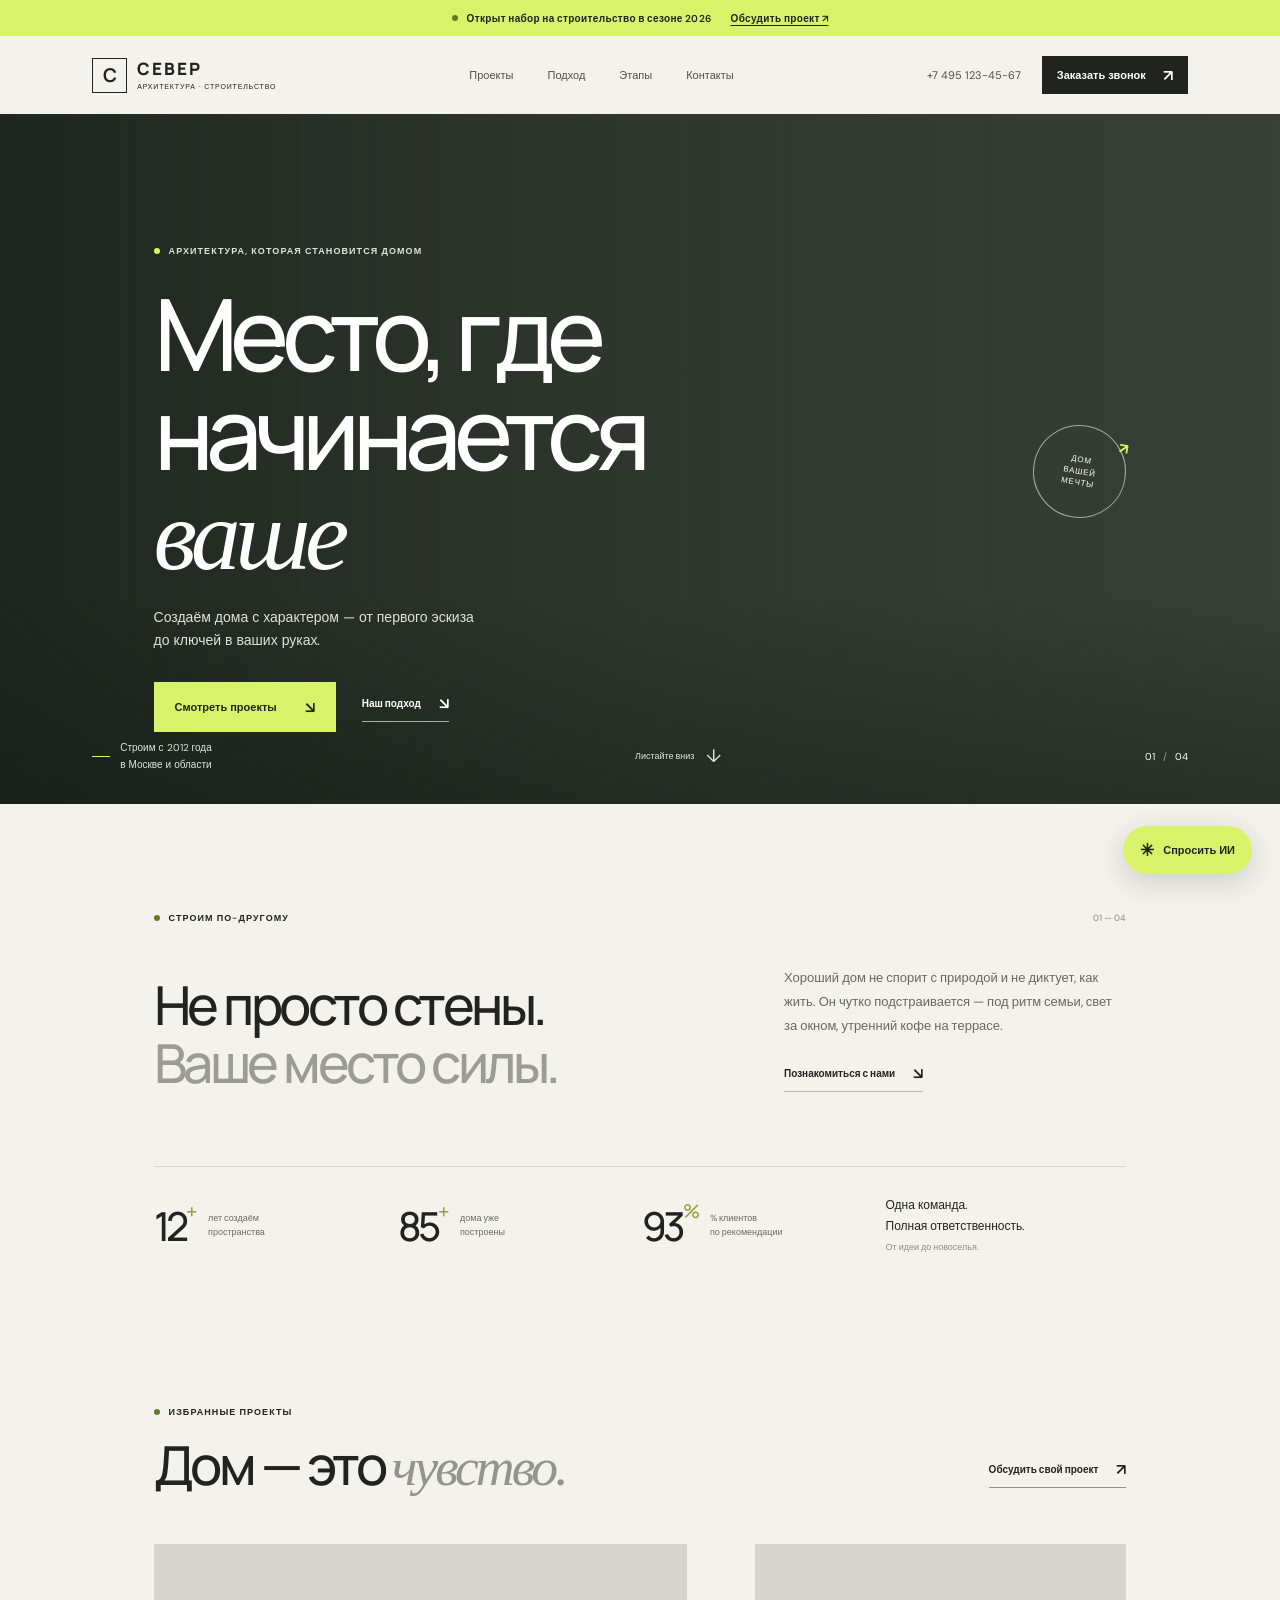
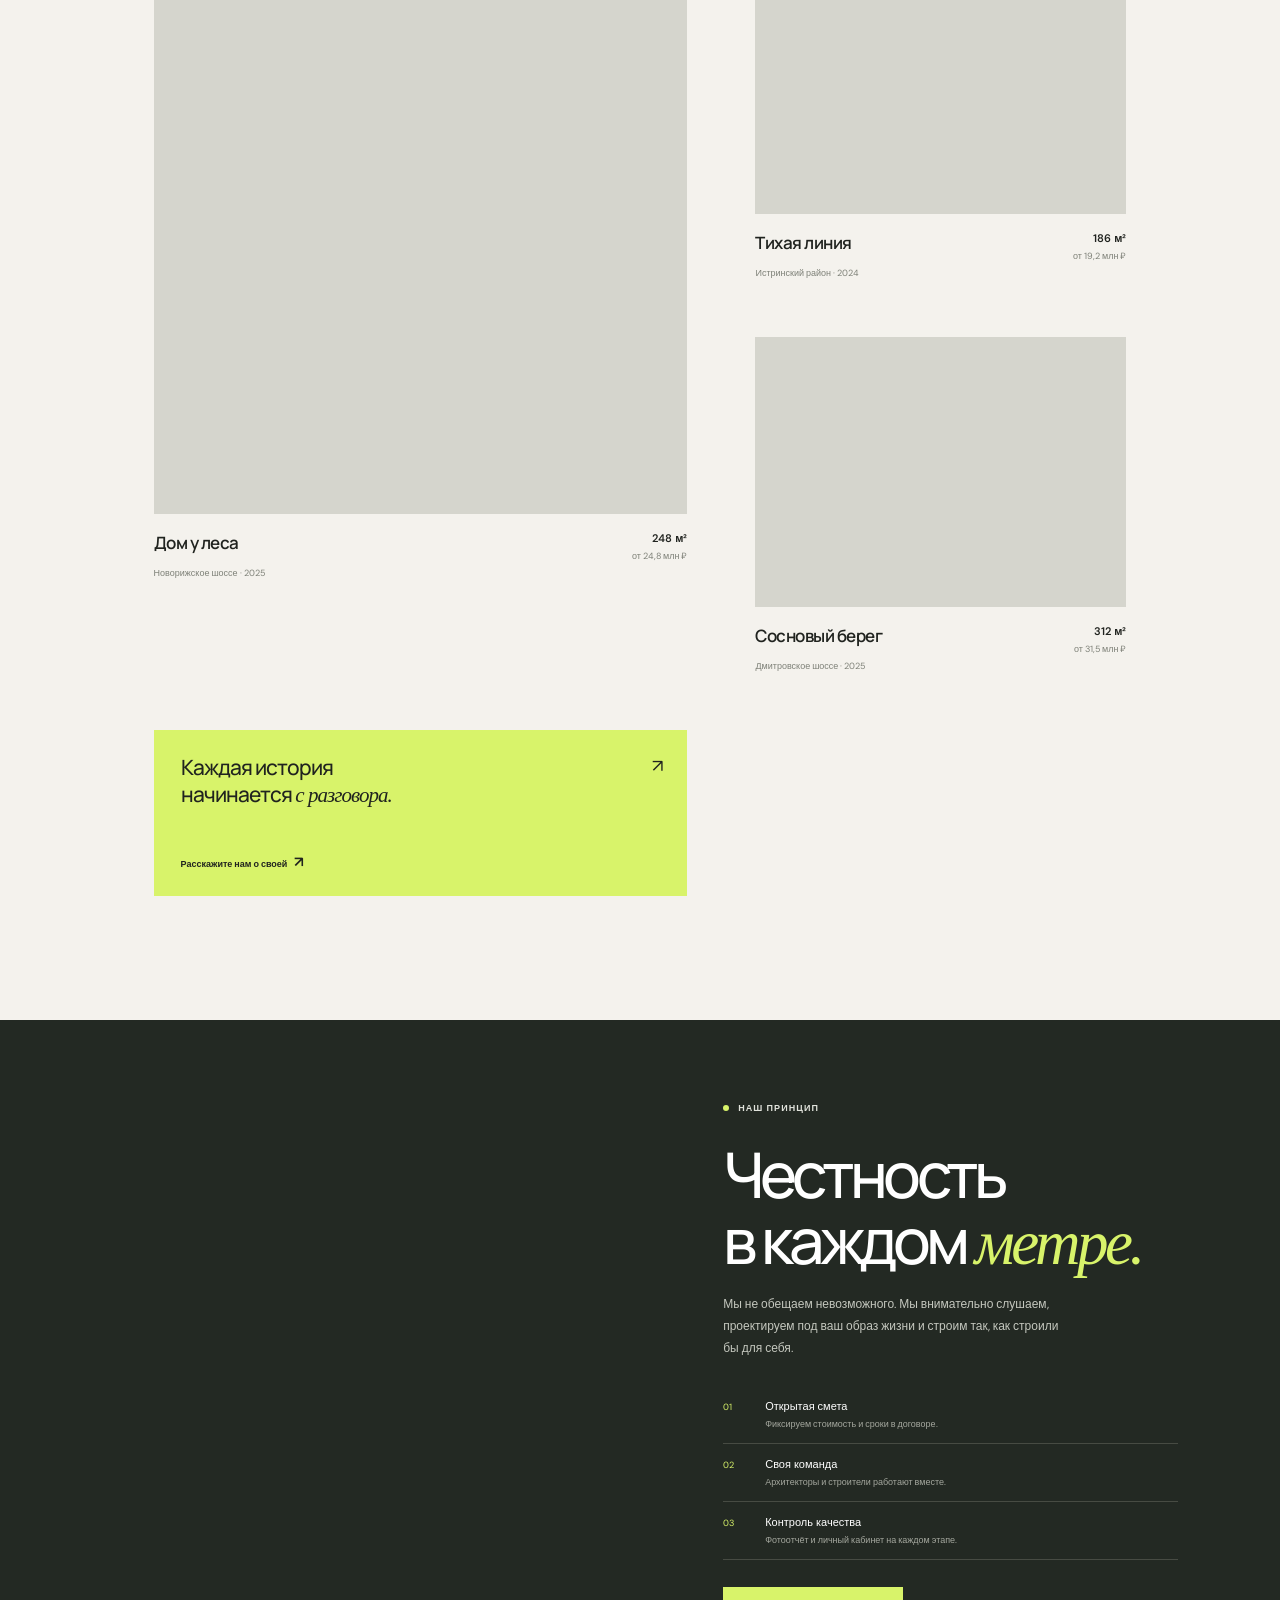
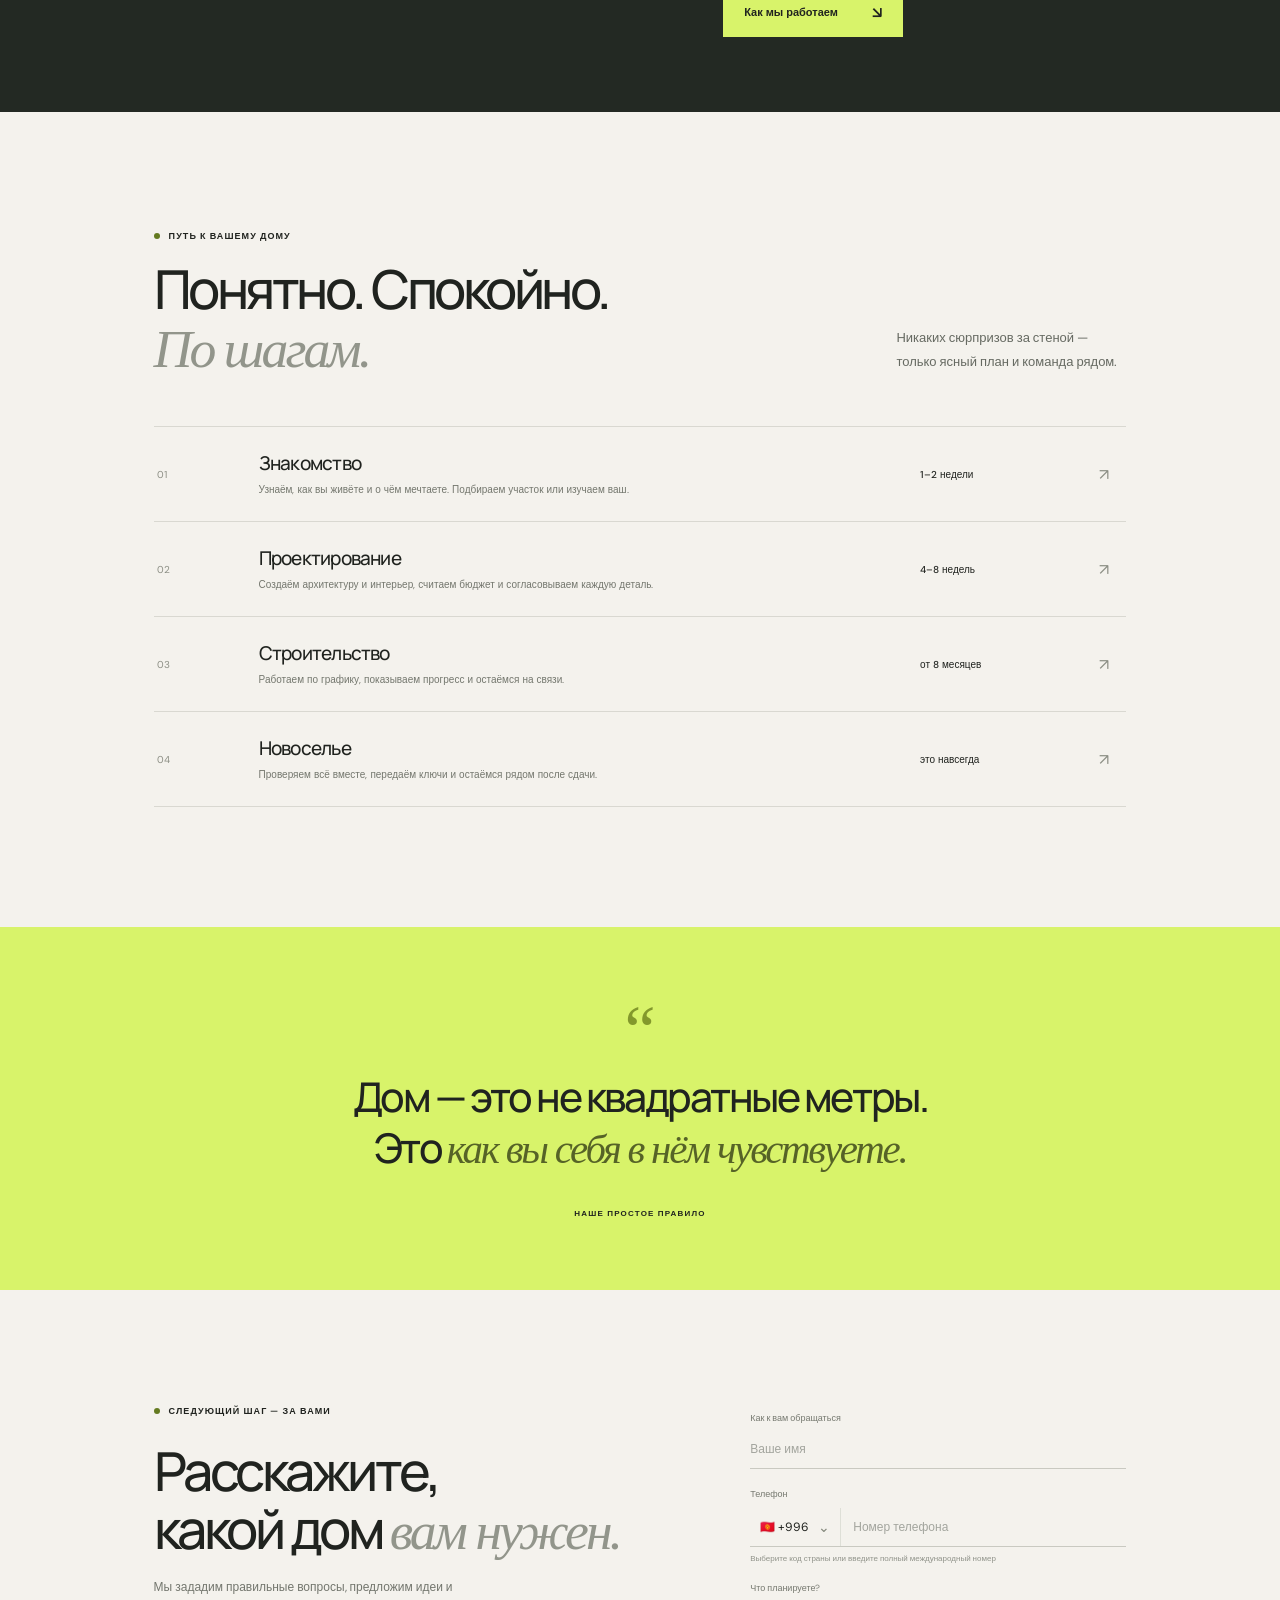
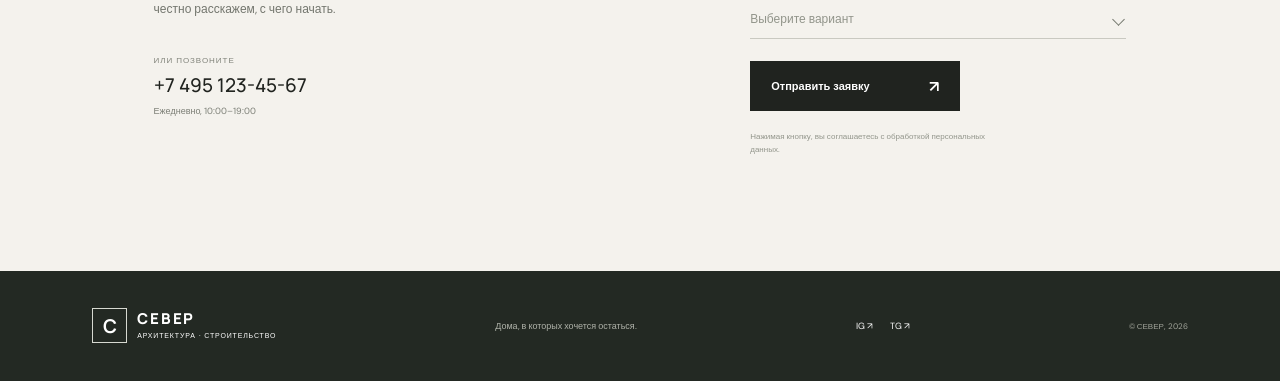
<file: index.html>
<!DOCTYPE html>
<html lang="ru">
<head>
  <meta charset="UTF-8">
  <meta name="viewport" content="width=device-width, initial-scale=1.0">
  <meta name="theme-color" content="#f4f2ed">
  <meta name="description" content="СЕВЕР — проектируем и строим дома, в которых хочется жить. Архитектура, строительство и интерьер под ключ.">
  <title>СЕВЕР — архитектура и строительство</title>
  <link rel="preconnect" href="https://fonts.googleapis.com">
  <link rel="preconnect" href="https://fonts.gstatic.com" crossorigin>
  <link href="https://fonts.googleapis.com/css2?family=DM+Sans:wght@400;500;600;700&family=Manrope:wght@400;500;600;700;800&display=swap" rel="stylesheet">
  <link rel="stylesheet" href="style.css">
  <script src="main.js" defer></script>
</head>
<body>
  <div class="announcement"><span class="announcement-dot"></span> Открыт набор на строительство в сезоне 2026 <a href="#contact">Обсудить проект <span>↗</span></a></div>
  <header class="header" id="top">
    <a class="brand" href="#top" aria-label="СЕВЕР — на главную"><span class="brand-mark">С</span><span class="brand-name">СЕВЕР<small>АРХИТЕКТУРА · СТРОИТЕЛЬСТВО</small></span></a>
    <nav class="nav" id="navigation">
      <a href="#projects">Проекты</a><a href="#approach">Подход</a><a href="#process">Этапы</a><a href="#contact">Контакты</a>
    </nav>
    <div class="header-actions"><a class="phone" href="tel:+74951234567">+7 495 123-45-67</a><a href="#contact" class="button button-dark button-small">Заказать звонок <span>↗</span></a></div>
    <button class="menu-toggle" aria-label="Открыть меню" aria-expanded="false"><span></span><span></span></button>
  </header>

  <main>
    <section class="hero">
      <div class="hero-image"></div><div class="hero-shade"></div>
      <div class="hero-content">
        <div class="eyebrow eyebrow-light"><span></span> Архитектура, которая становится домом</div>
        <h1>Место, где<br>начинается <em>ваше</em></h1>
        <p>Создаём дома с характером — от первого эскиза до ключей в ваших руках.</p>
        <div class="hero-buttons"><a class="button button-lime" href="#projects">Смотреть проекты <span>↘</span></a><a class="text-link light-link" href="#approach">Наш подход <span>↘</span></a></div>
      </div>
      <div class="hero-bottom"><div class="hero-note"><span class="note-line"></span> Строим с 2012 года<br>в Москве и области</div><a class="scroll-cue" href="#intro"><span>Листайте вниз</span><b>↓</b></a><div class="hero-index">01 <span>/</span> 04</div></div>
      <div class="hero-stamp"><span>ДОМ<br>ВАШЕЙ<br>МЕЧТЫ</span><b>↗</b></div>
    </section>

    <section class="intro section-pad" id="intro">
      <div class="intro-kicker"><span class="eyebrow"><span></span> Строим по-другому</span><span class="muted">01 — 04</span></div>
      <div class="intro-grid"><h2>Не просто стены.<br><span>Ваше место силы.</span></h2><div class="intro-copy"><p>Хороший дом не спорит с природой и не диктует, как жить. Он чутко подстраивается — под ритм семьи, свет за окном, утренний кофе на террасе.</p><a class="text-link" href="#approach">Познакомиться с нами <span>↘</span></a></div></div>
      <div class="stats"><div><strong data-count="12">0</strong><span>лет создаём<br>пространства</span></div><div><strong data-count="86">0</strong><span>дома уже<br>построены</span></div><div><strong data-count="94">0</strong><span>% клиентов<br>по рекомендации</span></div><div class="stats-note">Одна команда.<br>Полная ответственность.<br><span>От идеи до новоселья.</span></div></div>
    </section>

    <section class="projects section-pad" id="projects">
      <div class="section-heading"><div><span class="eyebrow"><span></span> Избранные проекты</span><h2>Дом — это <em>чувство.</em></h2></div><a class="text-link desktop-link" href="#contact">Обсудить свой проект <span>↗</span></a></div>
      <div class="project-grid">
        <article class="project-card project-large"><a href="#contact" class="project-image image-one" aria-label="Обсудить проект Дом у леса"><span class="project-open">↗</span></a><div class="project-info"><div><h3>Дом у леса</h3><span>Новорижское шоссе · 2025</span></div><div class="project-meta"><b>248 м²</b><span>от 24,8 млн ₽</span></div></div></article>
        <article class="project-card project-small"><a href="#contact" class="project-image image-two" aria-label="Обсудить проект Тихая линия"><span class="project-open">↗</span></a><div class="project-info"><div><h3>Тихая линия</h3><span>Истринский район · 2024</span></div><div class="project-meta"><b>186 м²</b><span>от 19,2 млн ₽</span></div></div></article>
        <article class="project-card project-small"><a href="#contact" class="project-image image-three" aria-label="Обсудить проект Сосновый берег"><span class="project-open">↗</span></a><div class="project-info"><div><h3>Сосновый берег</h3><span>Дмитровское шоссе · 2025</span></div><div class="project-meta"><b>312 м²</b><span>от 31,5 млн ₽</span></div></div></article>
        <a class="project-cta" href="#contact"><span class="cta-arrow">↗</span><span>Каждая история<br>начинается <em>с разговора.</em></span><b>Расскажите нам о своей <span>↗</span></b></a>
      </div>
    </section>

    <section class="approach" id="approach">
      <div class="approach-photo"></div><div class="approach-content"><span class="eyebrow eyebrow-light"><span></span> Наш принцип</span><h2>Честность<br>в каждом <em>метре.</em></h2><p>Мы не обещаем невозможного. Мы внимательно слушаем, проектируем под ваш образ жизни и строим так, как строили бы для себя.</p><div class="approach-points"><div><span>01</span><b>Открытая смета</b><small>Фиксируем стоимость и сроки в договоре.</small></div><div><span>02</span><b>Своя команда</b><small>Архитекторы и строители работают вместе.</small></div><div><span>03</span><b>Контроль качества</b><small>Фотоотчёт и личный кабинет на каждом этапе.</small></div></div><a class="button button-lime" href="#process">Как мы работаем <span>↘</span></a></div>
    </section>

    <section class="process section-pad" id="process">
      <div class="section-heading"><div><span class="eyebrow"><span></span> Путь к вашему дому</span><h2>Понятно. Спокойно.<br><em>По шагам.</em></h2></div><p>Никаких сюрпризов за стеной — только ясный план и команда рядом.</p></div>
      <div class="process-list"><article><span>01</span><div><h3>Знакомство</h3><p>Узнаём, как вы живёте и о чём мечтаете. Подбираем участок или изучаем ваш.</p></div><b>1–2 недели</b><i>↗</i></article><article><span>02</span><div><h3>Проектирование</h3><p>Создаём архитектуру и интерьер, считаем бюджет и согласовываем каждую деталь.</p></div><b>4–8 недель</b><i>↗</i></article><article><span>03</span><div><h3>Строительство</h3><p>Работаем по графику, показываем прогресс и остаёмся на связи.</p></div><b>от 8 месяцев</b><i>↗</i></article><article><span>04</span><div><h3>Новоселье</h3><p>Проверяем всё вместе, передаём ключи и остаёмся рядом после сдачи.</p></div><b>это навсегда</b><i>↗</i></article></div>
    </section>

    <section class="quote-band"><div class="quote-mark">“</div><blockquote>Дом — это не квадратные метры.<br>Это <em>как вы себя в нём чувствуете.</em></blockquote><span>НАШЕ ПРОСТОЕ ПРАВИЛО</span></section>

    <section class="contact section-pad" id="contact">
      <div class="contact-copy"><span class="eyebrow"><span></span> Следующий шаг — за вами</span><h2>Расскажите,<br>какой дом <em>вам нужен.</em></h2><p>Мы зададим правильные вопросы, предложим идеи и честно расскажем, с чего начать.</p><div class="contact-detail"><span>ИЛИ ПОЗВОНИТЕ</span><a href="tel:+74951234567">+7 495 123-45-67</a><small>Ежедневно, 10:00–19:00</small></div></div>
      <form class="contact-form" id="contactForm"><label>Как к вам обращаться<input name="name" type="text" placeholder="Ваше имя" required minlength="2"></label><label>Телефон<input name="phone" type="tel" placeholder="+7 (___) ___-__-__" required></label><label>Что планируете?<select name="plan" required><option value="" disabled selected>Выберите вариант</option><option>Построить дом</option><option>Нужен проект</option><option>Подобрать участок</option><option>Пока изучаю варианты</option></select></label><button class="button button-dark" type="submit">Отправить заявку <span>↗</span></button><p class="form-note">Нажимая кнопку, вы соглашаетесь с обработкой персональных данных.</p><div class="form-success" role="status" aria-live="polite">Спасибо! Мы скоро свяжемся с вами.</div></form>
    </section>
  </main>

  <footer class="footer"><a class="brand brand-footer" href="#top"><span class="brand-mark">С</span><span class="brand-name">СЕВЕР<small>АРХИТЕКТУРА · СТРОИТЕЛЬСТВО</small></span></a><span>Дома, в которых хочется остаться.</span><div><a href="https://instagram.com" aria-label="Instagram">IG ↗</a><a href="https://t.me" aria-label="Telegram">TG ↗</a></div><small>© СЕВЕР, 2026</small></footer>
</body>
</html>
</file>
<file: style.css>
:root{--paper:#f4f2ed;--ink:#20231f;--muted:#85877f;--lime:#d8f36a;--line:#d9d8d1;--dark:#20231f;--font:'DM Sans',sans-serif;--display:'Manrope',sans-serif}*{box-sizing:border-box}html{scroll-behavior:smooth}body{margin:0;background:var(--paper);color:var(--ink);font-family:var(--font);-webkit-font-smoothing:antialiased}a{color:inherit;text-decoration:none}button,input,select{font:inherit}.announcement{height:36px;background:var(--lime);display:flex;align-items:center;justify-content:center;gap:9px;font-size:10px;font-weight:600;letter-spacing:.035em}.announcement-dot,.eyebrow>span{width:6px;height:6px;border-radius:50%;background:#647a20;display:inline-block}.announcement a{margin-left:10px;text-decoration:underline;text-underline-offset:3px}.header{height:78px;padding:0 7.2%;display:flex;align-items:center;justify-content:space-between;background:var(--paper);position:relative;z-index:5}.brand{display:flex;align-items:center;gap:10px}.brand-mark{width:35px;height:35px;border:1px solid var(--ink);display:grid;place-items:center;font-family:var(--display);font-weight:700;font-size:19px}.brand-name{font-family:var(--display);font-size:17px;font-weight:800;letter-spacing:.12em;line-height:1}.brand-name small{display:block;font:500 7px var(--font);letter-spacing:.12em;margin-top:5px}.nav,.header-actions{display:flex;align-items:center}.nav{gap:34px}.nav a,.phone{font-size:11px;color:#4e514b;transition:color .2s}.nav a:hover,.phone:hover{color:#829d2a}.header-actions{gap:21px}.button{min-height:50px;padding:0 21px;display:inline-flex;align-items:center;justify-content:space-between;gap:28px;border:0;cursor:pointer;font-size:11px;font-weight:600;transition:transform .2s,background .2s}.button:hover{transform:translateY(-2px)}.button span,.text-link span{font-size:16px}.button-small{min-height:38px;padding:0 15px;gap:17px}.button-dark{background:var(--dark);color:white}.button-dark:hover{background:#3a4033}.button-lime{background:var(--lime);color:var(--ink)}.button-lime:hover{background:#e3fb8b}.menu-toggle{display:none;background:none;border:0}.hero{height:min(690px,calc(100svh - 114px));min-height:560px;position:relative;color:#fff;overflow:hidden;background:#3a4238}.hero-image{position:absolute;inset:0;background:url('https://images.unsplash.com/photo-160059 마?auto=format&fit=crop&w=2200&q=88') center 53%/cover no-repeat;transform:scale(1.02);animation:heroIn 1.2s ease-out both}.hero-image{background-image:url('https://images.unsplash.com/photo-1600607687939-ce8a6c25118c?auto=format&fit=crop&w=2200&q=88')}@keyframes heroIn{from{transform:scale(1.08);opacity:.5}to{transform:scale(1.02);opacity:1}}.hero-shade{position:absolute;inset:0;background:linear-gradient(90deg,rgba(17,23,18,.63) 0%,rgba(17,23,18,.25) 51%,rgba(17,23,18,.05) 100%),linear-gradient(0deg,rgba(12,18,13,.34),transparent 30%)}.hero-content{position:absolute;left:12%;top:19%;max-width:650px}.eyebrow{font-size:9px;letter-spacing:.12em;text-transform:uppercase;font-weight:600;display:flex;align-items:center;gap:9px}.eyebrow-light{color:#e1e3dc}.eyebrow-light>span{background:var(--lime)}.hero h1{font:500 clamp(58px,7.8vw,104px)/.99 var(--display);letter-spacing:-.075em;margin:27px 0 20px}.hero h1 em,h2 em,blockquote em{font-family:Georgia,serif;font-weight:400;letter-spacing:-.055em}.hero-content>p{font-size:14px;line-height:1.7;max-width:335px;color:#e0e2db;margin:0 0 29px}.hero-buttons{display:flex;align-items:center;gap:26px}.text-link{font-size:10px;font-weight:600;display:inline-flex;align-items:center;gap:18px;padding-bottom:7px;border-bottom:1px solid #92938c}.light-link{border-color:#aeb0a7;color:white}.hero-bottom{position:absolute;bottom:31px;left:7.2%;right:7.2%;display:flex;align-items:end;justify-content:space-between}.hero-note{font-size:10px;line-height:1.7;color:#e2e3dd;position:relative;padding-left:28px}.note-line{position:absolute;width:18px;height:1px;background:var(--lime);left:0;top:7px}.scroll-cue{display:flex;gap:12px;align-items:center;font-size:9px;color:#e3e3de}.scroll-cue b{font-size:18px;font-weight:400}.hero-index{font-size:10px}.hero-index span{color:#a5a79e;padding:0 5px}.hero-stamp{position:absolute;right:12%;top:45%;width:93px;height:93px;border:1px solid rgba(255,255,255,.55);border-radius:50%;display:grid;place-items:center;text-align:center;font-size:8px;letter-spacing:.1em;line-height:1.45;transform:rotate(10deg)}.hero-stamp b{position:absolute;font-size:15px;right:0;top:6px;color:var(--lime)}.section-pad{padding:108px 12%}.intro-kicker{display:flex;justify-content:space-between;align-items:center}.muted{font-size:9px;color:var(--muted)}.intro-grid{display:grid;grid-template-columns:1.2fr .8fr;gap:12%;margin-top:42px;align-items:end}.intro h2,.section-heading h2,.contact h2{font:500 clamp(36px,4.2vw,56px)/1.08 var(--display);letter-spacing:-.065em;margin:0}.intro h2 span{color:#9b9d94}.intro-copy{max-width:370px}.intro-copy p,.section-heading>p{font-size:13px;line-height:1.85;color:#666a62;margin:0 0 23px}.intro-copy .text-link{border-color:#b5b6ae}.stats{margin-top:74px;padding-top:28px;border-top:1px solid var(--line);display:grid;grid-template-columns:repeat(3,1fr) 1.1fr;gap:25px}.stats>div:not(.stats-note){display:flex;align-items:center;gap:13px}.stats strong{font:500 40px var(--display);letter-spacing:-.08em}.stats strong:after{content:'+';font-size:20px;vertical-align:top;color:#8fa239}.stats div:nth-child(3) strong:after{content:'%';font-size:19px}.stats span{font-size:9px;line-height:1.5;color:#696d64}.stats-note{font-size:12px;line-height:1.7}.stats-note span{color:#8b8e84}.projects{padding-top:42px;padding-bottom:124px}.section-heading{display:flex;align-items:end;justify-content:space-between;margin-bottom:48px}.section-heading h2{margin-top:18px}.section-heading h2 em,.contact h2 em{color:#92958b}.desktop-link{margin-bottom:8px}.project-grid{display:grid;grid-template-columns:1.18fr .82fr;column-gap:7%;row-gap:56px}.project-card{min-width:0}.project-large{grid-row:span 2}.project-image{height:270px;display:block;position:relative;overflow:hidden;background:#d5d5cd}.project-large .project-image{height:570px}.image-one{background:url('https://images.unsplash.com/photo-1600607687920-4e2a09cf159d?auto=format&fit=crop&w=1300&q=85') center/cover}.image-two{background:url('https://images.unsplash.com/photo-1600566753086-00f18fb6b3ea?auto=format&fit=crop&w=1100&q=85') center/cover}.image-three{background:url('https://images.unsplash.com/photo-1600607687644-c7171b42498f?auto=format&fit=crop&w=1100&q=85') center/cover}.project-image:after{content:'';position:absolute;inset:0;background:rgba(18,25,17,0);transition:background .35s}.project-image:hover:after{background:rgba(18,25,17,.15)}.project-open{position:absolute;right:16px;top:16px;width:37px;height:37px;background:var(--lime);border-radius:50%;display:grid;place-items:center;z-index:1;font-size:17px;transform:translateY(6px);opacity:0;transition:.25s}.project-image:hover .project-open{transform:none;opacity:1}.project-info{display:flex;justify-content:space-between;padding-top:17px;align-items:start}.project-info h3{font:600 17px var(--display);margin:0 0 6px;letter-spacing:-.03em}.project-info span{font-size:9px;color:#7e8178}.project-meta{text-align:right;display:grid;gap:5px}.project-meta b{font-size:11px;font-weight:600}.project-cta{background:var(--lime);min-height:166px;padding:24px 27px;display:flex;flex-direction:column;justify-content:space-between;font:500 21px/1.25 var(--display);letter-spacing:-.045em;position:relative}.project-cta em{font-family:Georgia,serif}.project-cta .cta-arrow{position:absolute;right:25px;top:24px;font:18px var(--font)}.project-cta>b{font:600 9px var(--font);letter-spacing:0}.project-cta>b span{font-size:15px;padding-left:5px}.approach{min-height:660px;background:#232923;color:white;display:grid;grid-template-columns:1fr 1fr}.approach-photo{background:url('https://images.unsplash.com/photo-1600566753190-17f0baa2a6c3?auto=format&fit=crop&w=1300&q=85') center/cover;min-height:660px}.approach-content{padding:82px 16% 75px 13%;display:flex;align-items:flex-start;flex-direction:column}.approach h2{font:500 clamp(43px,5vw,63px)/1.04 var(--display);letter-spacing:-.07em;margin:28px 0 18px}.approach h2 em{color:var(--lime)}.approach-content>p{font-size:12px;line-height:1.8;color:#c4c7be;max-width:350px;margin:0}.approach-points{width:100%;margin:27px 0 27px}.approach-points div{display:grid;grid-template-columns:30px 1fr;column-gap:12px;padding:13px 0;border-bottom:1px solid #474b43}.approach-points div>span{grid-row:span 2;color:var(--lime);font-size:9px;padding-top:2px}.approach-points b{font-size:11px;font-weight:500}.approach-points small{font-size:9px;color:#a4a79e;margin-top:5px}.approach .button{min-width:180px}.process{padding-top:118px;padding-bottom:120px}.process .section-heading{align-items:end}.process .section-heading>p{max-width:230px;margin-bottom:4px}.process-list{border-top:1px solid var(--line)}.process-list article{display:grid;grid-template-columns:9% 1fr 17% 24px;align-items:center;gap:15px;border-bottom:1px solid var(--line);padding:23px 3px}.process-list article>span{font-size:10px;color:#8b8e84}.process-list h3{font:500 19px var(--display);margin:0 0 6px;letter-spacing:-.04em}.process-list p{font-size:10px;color:#74776e;margin:0;max-width:435px;line-height:1.6}.process-list article>b{font-size:10px;font-weight:500}.process-list i{font-style:normal;font-size:16px;color:#8b8e84}.quote-band{background:var(--lime);padding:69px 12%;position:relative;text-align:center}.quote-mark{font:70px/1 Georgia;color:#83982c}.quote-band blockquote{font:500 clamp(26px,3.2vw,43px)/1.23 var(--display);letter-spacing:-.06em;margin:5px 0 26px}.quote-band blockquote em{color:#566327}.quote-band>span{font-size:8px;letter-spacing:.15em;font-weight:600}.contact{display:grid;grid-template-columns:1fr .8fr;gap:13%;padding-top:115px;padding-bottom:115px}.contact h2{margin:25px 0 17px}.contact-copy>p{font-size:12px;line-height:1.8;color:#73766e;max-width:330px}.contact-detail{display:grid;gap:7px;margin-top:35px}.contact-detail>span{font-size:8px;letter-spacing:.12em;color:#80837a}.contact-detail>a{font:500 19px var(--display)}.contact-detail small{font-size:9px;color:#7c7f76}.contact-form{padding-top:7px;display:flex;flex-direction:column;gap:19px}.contact-form label{font-size:9px;color:#767970;display:grid;gap:8px}.contact-form input,.contact-form select{background:transparent;border:0;border-bottom:1px solid #c9c9c1;padding:9px 0 11px;color:var(--ink);outline:none;font-size:12px;border-radius:0}.contact-form input:focus,.contact-form select:focus{border-color:#697e26}.contact-form input::placeholder{color:#a3a59e}.contact-form select{appearance:none;background-image:url("data:image/svg+xml,%3Csvg xmlns='http://www.w3.org/2000/svg' width='12' height='8' viewBox='0 0 12 8'%3E%3Cpath d='m1 1 5 5 5-5' fill='none' stroke='%23767770' stroke-width='1.4'/%3E%3C/svg%3E");background-repeat:no-repeat;background-position:right center}.contact-form select:invalid{color:#a3a59e}.contact-form .button{margin-top:3px;max-width:210px}.form-note{font-size:8px;color:#92958b;line-height:1.6;margin:0;max-width:260px}.form-success{display:none;padding:15px;background:#e7edce;color:#3c4b1b;font-size:12px}.form-success.visible{display:block}.footer{background:#232923;color:#fff;min-height:110px;padding:25px 7.2%;display:flex;align-items:center;justify-content:space-between}.brand-footer .brand-mark{border-color:#d7d9d1}.brand-footer .brand-name{font-size:15px}.footer>span{font-size:9px;color:#afb2a9}.footer>div{display:flex;gap:17px;font-size:9px}.footer>small{font-size:8px;color:#a1a49a}.reveal{opacity:0;transform:translateY(22px);transition:opacity .65s ease,transform .65s ease}.reveal.is-visible{opacity:1;transform:none}
@media(max-width:1000px){.header{padding:0 5%}.nav{gap:18px}.phone{display:none}.section-pad{padding-left:8%;padding-right:8%}.approach-content{padding-right:9%;padding-left:10%}.hero-content{left:9%}.project-grid{column-gap:5%}.project-large .project-image{height:520px}.project-image{height:240px}}
@media(max-width:700px){.announcement{font-size:8px;height:34px;gap:6px}.announcement a{margin-left:2px}.header{height:68px;padding:0 6%}.brand-mark{width:31px;height:31px}.brand-name{font-size:15px}.brand-name small{font-size:6px}.header-actions{margin-left:auto;margin-right:16px}.header-actions .button{min-height:34px;font-size:9px;padding:0 10px;gap:10px}.menu-toggle{display:flex;width:25px;height:30px;flex-direction:column;justify-content:center;gap:6px;padding:0}.menu-toggle span{height:1px;width:22px;background:#252821;transition:.25s}.nav{display:none;position:absolute;left:0;right:0;top:68px;background:var(--paper);padding:22px 7% 27px;flex-direction:column;align-items:flex-start;gap:20px;box-shadow:0 12px 20px #0000000d}.nav.open{display:flex}.nav a{font-size:13px}.menu-toggle[aria-expanded=true] span:first-child{transform:translateY(3.5px) rotate(45deg)}.menu-toggle[aria-expanded=true] span:last-child{transform:translateY(-3.5px) rotate(-45deg)}.hero{height:calc(100svh - 102px);min-height:570px;max-height:720px}.hero-image{background-position:58% center}.hero-shade{background:linear-gradient(90deg,rgba(17,23,18,.55),rgba(17,23,18,.12)),linear-gradient(0deg,rgba(12,18,13,.45),transparent 45%)}.hero-content{left:7%;right:7%;top:23%}.hero h1{font-size:clamp(58px,14vw,86px);margin:25px 0 17px}.hero-content>p{font-size:12px;max-width:290px}.hero-stamp{width:75px;height:75px;right:7%;top:auto;bottom:110px;font-size:7px}.hero-bottom{left:7%;right:7%;bottom:22px}.hero-note{font-size:9px}.scroll-cue{font-size:8px}.hero-index{font-size:9px}.section-pad{padding:77px 7%}.intro-grid{grid-template-columns:1fr;gap:20px;margin-top:30px}.intro h2,.section-heading h2,.contact h2{font-size:39px}.intro-copy{max-width:430px}.intro-copy p{font-size:12px}.stats{grid-template-columns:1fr 1fr;row-gap:20px;margin-top:42px;padding-top:22px}.stats strong{font-size:34px}.stats-note{font-size:10px}.projects{padding-top:30px;padding-bottom:80px}.section-heading{margin-bottom:31px;align-items:start}.section-heading h2{margin-top:14px}.desktop-link{display:none}.project-grid{grid-template-columns:1fr;row-gap:32px}.project-large{grid-row:auto}.project-large .project-image,.project-image{height:clamp(230px,69vw,380px)}.project-info{padding-top:13px}.project-info h3{font-size:15px}.project-info span{font-size:8px}.project-meta b{font-size:10px}.project-cta{min-height:150px;font-size:20px}.approach{grid-template-columns:1fr}.approach-photo{min-height:330px;background-position:center 55%}.approach-content{padding:60px 8% 66px}.approach h2{font-size:52px}.approach-content>p{font-size:11px}.approach-points{margin:20px 0 23px}.process{padding-top:78px;padding-bottom:80px}.process .section-heading{display:block}.process .section-heading>p{margin-top:18px;font-size:11px}.process-list article{grid-template-columns:32px 1fr 20px;gap:10px;padding:18px 0}.process-list article>b{grid-column:2;grid-row:2;font-size:9px;margin-top:4px}.process-list article>i{grid-column:3;grid-row:1/3}.process-list h3{font-size:16px}.process-list p{font-size:9px}.quote-band{padding:55px 7%}.quote-mark{font-size:57px}.quote-band blockquote{font-size:28px}.contact{grid-template-columns:1fr;gap:38px;padding-top:78px;padding-bottom:78px}.contact h2{font-size:42px}.contact-copy>p{font-size:11px}.contact-detail{margin-top:24px}.contact-form{gap:17px}.footer{padding:23px 7%;min-height:140px;display:grid;grid-template-columns:1fr auto;gap:18px}.footer>span{grid-column:1;grid-row:2}.footer>div{grid-column:2;grid-row:1}.footer>small{grid-column:2;grid-row:2;text-align:right}}
@media(prefers-reduced-motion:reduce){html{scroll-behavior:auto}*,*:before,*:after{animation-duration:.01ms!important;transition-duration:.01ms!important;scroll-behavior:auto!important}}

/* Motion details */
body::before{content:"";position:fixed;z-index:20;inset:0 auto auto 0;height:2px;width:var(--scroll-progress,0%);background:var(--lime);pointer-events:none;transition:width .08s linear}
.hero-video{position:absolute;inset:0;width:100%;height:100%;object-fit:cover;object-position:center 53%;transform:scale(1.02);animation:heroIn 1.2s ease-out both}
.hero-image{transition:transform .25s ease-out}
.project-image{background-color:#d5d5cd;transition:transform .6s cubic-bezier(.2,.75,.25,1)}
.project-card{transition:transform .45s cubic-bezier(.2,.75,.25,1)}
.project-card:hover .project-image{transform:scale(.985)}
.project-cta{overflow:hidden;transition:color .35s,transform .35s}
.project-cta:after{content:"";position:absolute;inset:0;background:#fff5;transform:translateX(-110%) skewX(-15deg);transition:transform .55s}
.project-cta:hover:after{transform:translateX(110%) skewX(-15deg)}
.process-list article{transition:padding .3s ease,background .3s ease}
.process-list article:hover{padding-left:13px;padding-right:13px;background:#eeede6}
.approach-photo{background-attachment:scroll;transition:background-position .2s ease-out}
@media(max-width:700px){.hero-video{object-position:58% center}}
@media(prefers-reduced-motion:reduce){.hero-video{display:none}.project-card,.project-image,.approach-photo,.process-list article{transition:none!important}}
.hero-note .note-line{top:50%;transform:translateY(-50%)}
.contact-detail>a.email-link{font-size:12px;color:#797d73}
.form-success.is-error{background:#f2e4dd;color:#78412d}
.phone-control{display:flex;position:relative;align-items:center;border-bottom:1px solid #c9c9c1;transition:border-color .2s}
.phone-control:focus-within{border-color:#697e26}
.contact-form .phone-control input{flex:1;width:0;border:0;padding:10px 0 11px 12px}
.country-picker{position:relative;flex:0 0 auto}
.country-trigger{min-width:86px;height:38px;padding:0 10px;border:0;border-right:1px solid #dedfd7;background:transparent;display:flex;align-items:center;justify-content:space-between;gap:9px;color:var(--ink);font-size:12px;cursor:pointer}
.country-trigger b{font-size:14px;font-weight:400;color:#82867b}
.country-menu{position:absolute;z-index:15;left:0;top:calc(100% + 9px);width:280px;padding:10px;background:#fff;border:1px solid #e1e2db;box-shadow:0 14px 34px #20231f21}
.country-menu[hidden],.custom-select-menu[hidden]{display:none}
.country-search{width:100%;border:1px solid #e0e1da!important;padding:10px!important;font-size:11px!important}
.country-options{max-height:220px;overflow:auto;margin:7px -3px 5px}
.country-option{width:100%;display:flex;justify-content:space-between;align-items:center;padding:9px 8px;border:0;background:transparent;text-align:left;font-size:11px;color:#454940;cursor:pointer}
.country-option:hover,.country-option:focus-visible{background:#f1f2eb;outline:none}.country-option b{font-weight:500;color:#85887f}
.country-menu>small{display:block;border-top:1px solid #ecece7;padding:9px 4px 2px;color:#888b82;font-size:9px;line-height:1.5}
.phone-hint{font-size:8px!important;color:#90938a!important;margin-top:-2px}
.hero-bottom{align-items:center}
.hero-note{display:flex;align-items:center;gap:10px;min-height:34px;padding-left:0}
.hero-note .note-line{position:static;top:auto;transform:none;flex:0 0 18px}
.hero-note-copy{display:block;font-size:10px;line-height:1.55}
.custom-select{position:relative}
.custom-select-trigger{width:100%;display:flex;align-items:center;justify-content:space-between;text-align:left;background:transparent;border:0;border-bottom:1px solid #c9c9c1;border-radius:0;padding:9px 25px 11px 0;color:var(--ink);font-size:12px;cursor:pointer;transition:border-color .2s}
.custom-select-trigger:after{content:"";position:absolute;right:3px;top:13px;width:8px;height:8px;border-right:1px solid #73776d;border-bottom:1px solid #73776d;transform:rotate(45deg);transition:transform .2s,top .2s}
.custom-select-trigger[aria-expanded="true"]{border-color:#697e26}.custom-select-trigger[aria-expanded="true"]:after{top:17px;transform:rotate(225deg)}
.custom-select-trigger.is-placeholder{color:#92958b}.custom-select-trigger.is-invalid{border-color:#b35a3d}
.custom-select-menu{position:absolute;z-index:12;top:calc(100% + 7px);left:0;right:0;padding:6px;background:#fff;border:1px solid #e1e2db;box-shadow:0 14px 34px #20231f21;max-height:230px;overflow:auto;animation:selectIn .16s ease-out}
.custom-select-option{width:100%;border:0;background:transparent;text-align:left;padding:11px 12px;font-size:11px;color:#4d5148;cursor:pointer;transition:background .16s,color .16s}
.custom-select-option:hover,.custom-select-option:focus-visible{background:#eef2df;color:#303724;outline:none}
@keyframes selectIn{from{opacity:0;transform:translateY(-4px)}to{opacity:1;transform:translateY(0)}}
.visually-hidden{position:absolute!important;width:1px;height:1px;padding:0;margin:-1px;overflow:hidden;clip:rect(0,0,0,0);white-space:nowrap;border:0}
.chat-widget{position:fixed;z-index:30;right:28px;bottom:26px;font-family:var(--font)}
.chat-launcher{display:flex;align-items:center;gap:9px;padding:13px 17px;border:0;border-radius:99px;background:var(--lime);color:var(--ink);box-shadow:0 8px 28px #1c241e2e;font-size:11px;font-weight:700;cursor:pointer;transition:transform .2s,box-shadow .2s}
.chat-launcher:hover{transform:translateY(-3px);box-shadow:0 12px 32px #1c241e36}.chat-launcher-icon{font-size:17px}
.chat-panel{position:absolute;right:0;bottom:62px;width:min(360px,calc(100vw - 34px));height:440px;max-height:calc(100svh - 130px);background:var(--paper);border:1px solid #ddded5;box-shadow:0 18px 55px #151b1530;display:grid;grid-template-rows:auto 1fr auto;overflow:hidden}
.chat-panel[hidden]{display:none}.chat-head{display:flex;align-items:center;justify-content:space-between;background:#232923;color:white;padding:17px 18px}.chat-head b{font:600 13px var(--display);display:block}.chat-head small{display:flex;align-items:center;gap:7px;color:#c4c9be;font-size:9px;margin-top:6px}.chat-head i{width:6px;height:6px;border-radius:50%;background:var(--lime)}.chat-close{border:0;background:transparent;color:#fff;font-size:24px;line-height:1;cursor:pointer}.chat-messages{padding:16px;display:flex;flex-direction:column;gap:10px;overflow-y:auto}.chat-message{max-width:88%;padding:11px 12px;font-size:11px;line-height:1.65}.chat-assistant{align-self:flex-start;background:#e8e9e0;color:#41443d}.chat-user{align-self:flex-end;background:var(--lime);color:#282a24}.chat-form{display:flex;gap:8px;align-items:center;padding:12px;border-top:1px solid var(--line)}.chat-form input{min-width:0;flex:1;border:1px solid #d8d9d0;background:white;padding:12px;font-size:11px;outline:none}.chat-form input:focus{border-color:#87993d}.chat-form button{width:40px;height:40px;border:0;background:var(--dark);color:#fff;font-size:19px;cursor:pointer}.chat-form button:disabled{opacity:.5;cursor:wait}
.footer-nav{display:flex;gap:18px;font-size:9px;color:#d4d6cf}
.inner-hero{min-height:390px;padding:90px 12% 65px;background:#232923;color:#fff;position:relative;overflow:hidden}
.inner-hero:after{content:"";position:absolute;inset:0;background:linear-gradient(90deg,#202720e8,#20272030),url('https://images.unsplash.com/photo-1600607687939-ce8a6c25118c?auto=format&fit=crop&w=1800&q=85') center 52%/cover;opacity:.72}
.inner-hero>*{position:relative;z-index:1}.inner-hero h1{font:500 clamp(48px,7vw,82px)/1 var(--display);letter-spacing:-.075em;max-width:850px;margin:28px 0 18px}.inner-hero h1 em{font-family:Georgia,serif;font-weight:400;color:var(--lime)}.inner-hero p{max-width:500px;font-size:13px;line-height:1.8;color:#d9ddd4}
.page-body{padding:80px 12% 110px}.page-heading{display:flex;align-items:end;justify-content:space-between;gap:40px;margin-bottom:40px}.page-heading h2{font:500 clamp(34px,4vw,52px)/1.08 var(--display);letter-spacing:-.06em;margin:14px 0 0}.page-heading p{max-width:330px;color:#6d7068;font-size:12px;line-height:1.8;margin:0}.project-catalog{display:grid;grid-template-columns:1fr 1fr;gap:48px 28px}.catalog-card .project-image{height:340px}.catalog-card h3{font:600 20px var(--display);margin:16px 0 6px}.catalog-card .project-info{padding-top:0}.catalog-description{font-size:11px;color:#70736b;line-height:1.75;max-width:440px;margin:12px 0 0}.service-grid{display:grid;grid-template-columns:repeat(2,1fr);gap:1px;background:var(--line);border:1px solid var(--line)}.service-card{background:var(--paper);padding:32px;min-height:240px}.service-card>span{font-size:10px;color:#83952f}.service-card h3{font:500 23px var(--display);margin:30px 0 10px;letter-spacing:-.04em}.service-card p{font-size:11px;color:#70736b;line-height:1.8;max-width:420px;margin:0}.detail-band{background:#dfe3d3;padding:56px 12%;display:grid;grid-template-columns:.7fr 1.3fr;gap:10%;align-items:center}.detail-band h2{font:500 37px/1.1 var(--display);letter-spacing:-.06em;margin:0}.detail-band p{font-size:12px;line-height:1.9;color:#5f6557;margin:0}.values-grid{display:grid;grid-template-columns:repeat(3,1fr);gap:34px;margin-top:44px}.value-card{border-top:1px solid var(--line);padding-top:20px}.value-card span{font-size:10px;color:#7b8f2b}.value-card h3{font:500 20px var(--display);margin:22px 0 9px}.value-card p{font-size:11px;line-height:1.8;color:#72756d;margin:0}.page-cta{margin-top:58px;padding:34px;background:var(--lime);display:flex;align-items:center;justify-content:space-between;gap:20px}.page-cta h3{font:500 25px var(--display);letter-spacing:-.04em;margin:0}.page-cta p{font-size:10px;margin:8px 0 0}.page-cta .button{flex-shrink:0}
@media(max-width:700px){.hero-note-copy{font-size:9px}.chat-widget{right:14px;bottom:14px}.chat-launcher{padding:11px 14px;font-size:10px}.chat-panel{height:min(440px,calc(100svh - 110px));bottom:56px}.footer-nav{grid-column:1/-1;grid-row:3;gap:15px}.inner-hero{min-height:350px;padding:75px 7% 55px}.inner-hero h1{font-size:52px}.inner-hero p{font-size:11px}.page-body{padding:65px 7% 80px}.page-heading{display:block}.page-heading p{margin-top:18px}.project-catalog{grid-template-columns:1fr;gap:35px}.catalog-card .project-image{height:clamp(230px,69vw,380px)}.service-grid{grid-template-columns:1fr}.service-card{padding:25px;min-height:210px}.service-card h3{margin-top:22px}.detail-band{grid-template-columns:1fr;padding:45px 7%;gap:20px}.detail-band h2{font-size:31px}.values-grid{grid-template-columns:1fr;gap:24px}.value-card h3{margin:14px 0 7px}.page-cta{align-items:flex-start;flex-direction:column;padding:26px}.page-cta h3{font-size:23px}}
</file>
